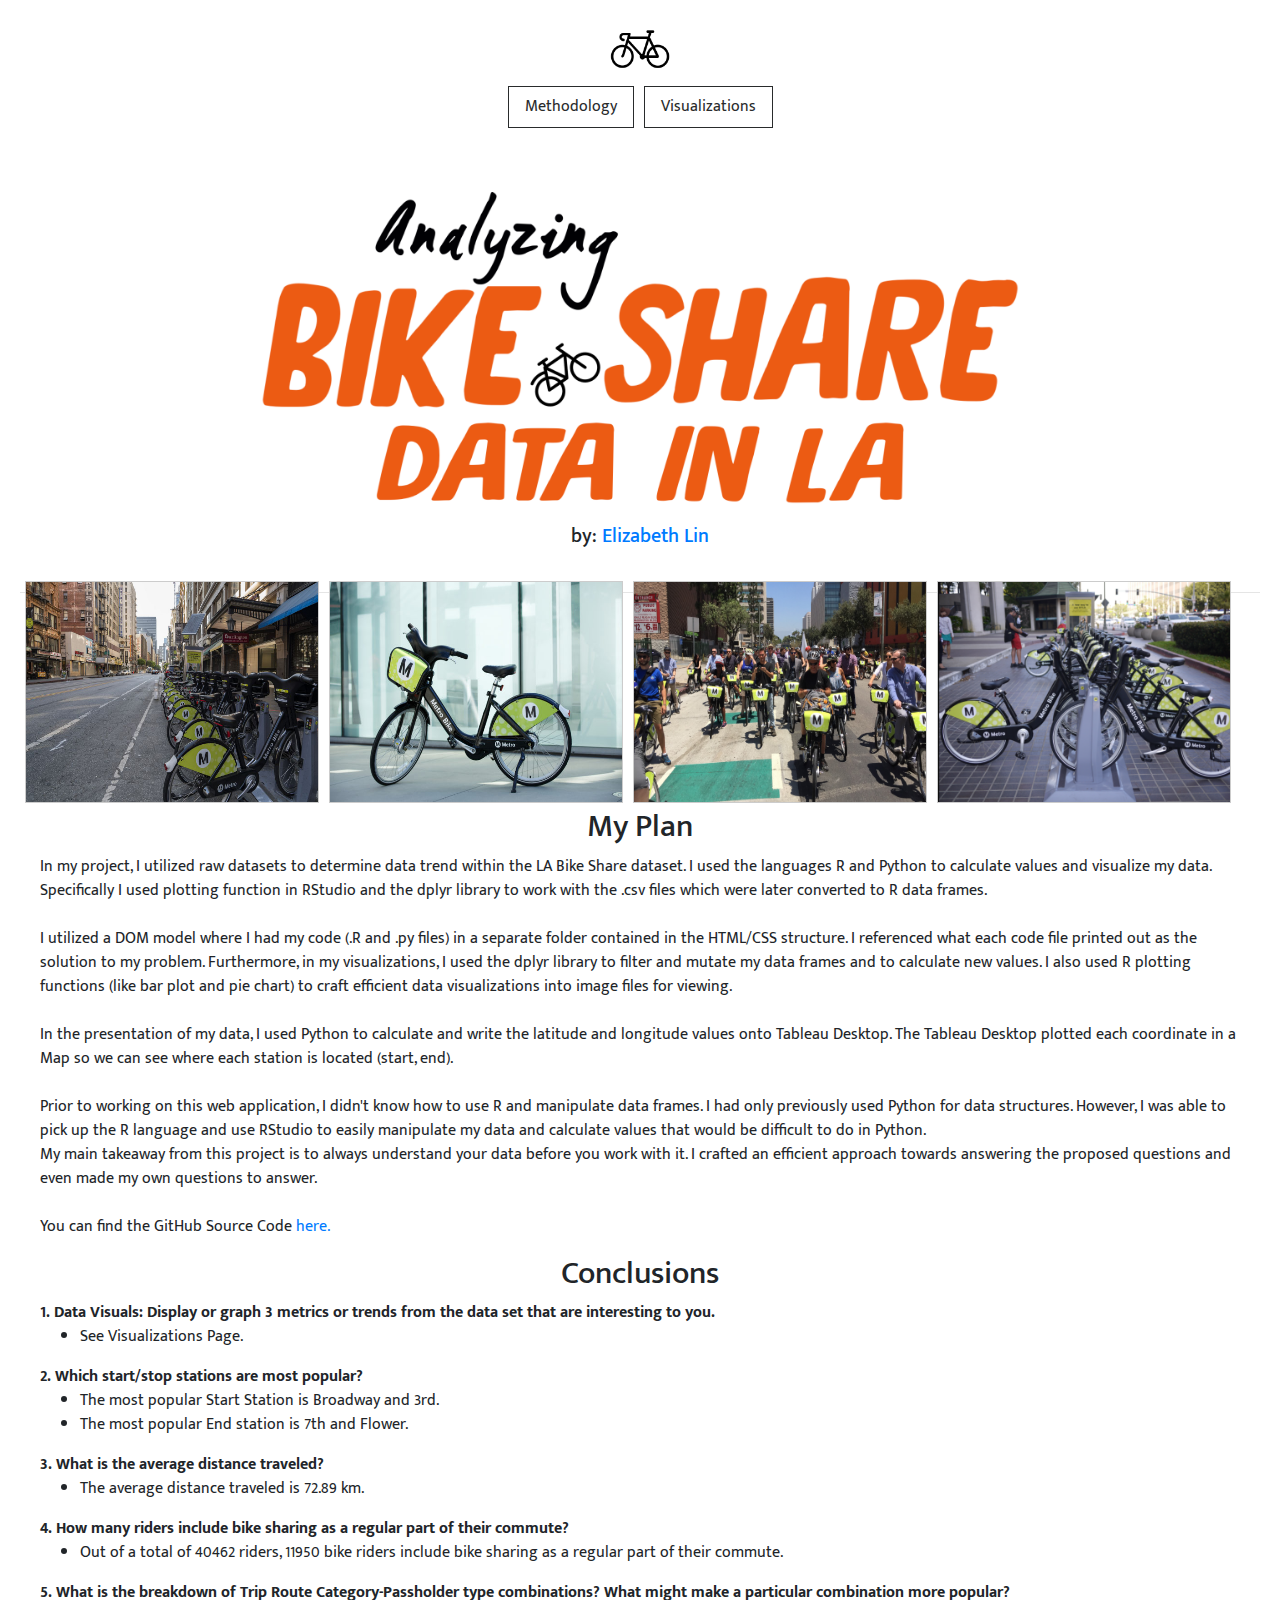
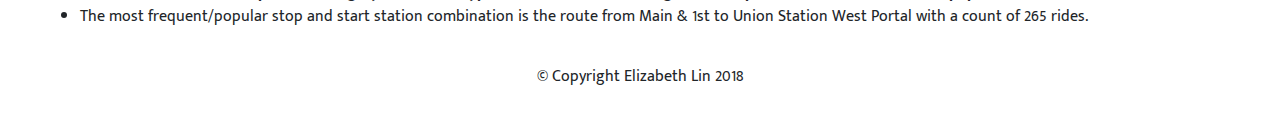
<file: index.html>
<!DOCTYPE html>
<html lang="en">

  <head>

    <meta charset="utf-8">
    <meta name="viewport" content="width=device-width, initial-scale=1, shrink-to-fit=no">
    <meta name="description" content="">
    <meta name="author" content="">

    <title>Bike Share in LA</title>
    <link rel="icon" href="img/bike_icon.jpg">
    <link href="vendor/bootstrap/css/bootstrap.min.css" rel="stylesheet">
    <link href="css/scrolling-nav.css" rel="stylesheet">
    <link href="https://fonts.googleapis.com/css?family=Mukta+Mahee" rel="stylesheet">

  </head>

  <div class="container-fluid">
  <div class="header clearfix">
  <nav>
    <center><a href = "index.html"><img src="img/bike_icon.jpg" width="5%"></a></img></center>
      <ul class="nav nav-pills justify-content-center">
        <li class="nav-item"><a class="nav-link" href="method.html">Methodology</a></li>
        <li class="nav-item"><a class="nav-link" href="visual.html">Visualizations</a></li>
      </ul>
  </nav>
  </div>
  </div>

  <br>

  <div class="content">
    <center><img src="img/title.jpg" width="65%"></a>
    <center><h5>by: <a href="https://elizabethlin6.github.io/website/">Elizabeth Lin</a></h5>
  </div>

    <div class="gallery">
    <img src="img/bike1.jpg" alt="Bike1">
    </div>

    <div class="gallery">
    <img src="img/bike2.jpg" alt="Bike2">
    </div>

    <div class="gallery">
    <img src="img/bike3.jpg" alt="Bike3">
    </div>

    <div class="gallery">
    <img src="img/bike4.jpg" alt="Bike4">
    </div>

  <hr>

  <div class="content">
    <center><h2>My Plan</h2></center>
    <p>In my project, I utilized raw datasets to determine data trend within the LA Bike Share dataset. I used the languages R and Python to calculate values and visualize my data. Specifically I used plotting function in RStudio and the dplyr library to work with the .csv files which were later converted to R data frames.<br>
    <br>
    I utilized a DOM model where I had my code (.R and .py files) in a separate folder contained in the HTML/CSS structure. I referenced what each code file printed out as the solution to my problem. Furthermore, in my visualizations, I used the dplyr library to filter and mutate my data frames and to calculate new values. I also used R plotting functions (like bar plot and pie chart) to craft efficient data visualizations into image files for viewing.<br>
    <br>
    In the presentation of my data, I used Python to calculate and write the latitude and longitude values onto Tableau Desktop. The Tableau Desktop plotted each coordinate in a Map so we can see where each station is located (start, end).<br>
    <br>
    Prior to working on this web application, I didn't know how to use R and manipulate data frames. I had only previously used Python for data structures. However, I was able to pick up the R language and use RStudio to easily manipulate my data and calculate values that would be difficult to do in Python.<br>
    My main takeaway from this project is to always understand your data before you work with it. I crafted an efficient approach towards answering the proposed questions and even made my own questions to answer.<br>
    <br>
    You can find the GitHub Source Code <a href="https://github.com/elizabethlin6/capital-one-summit">here.</a>

  <center><h2>Conclusions</h2></center>

    <b>1. Data Visuals: Display or graph 3 metrics or trends from the data set that are interesting to you.<br></b>
    <ul>
      <li>See Visualizations Page.</li>
    </ul>
    <b>2. Which start/stop stations are most popular?<br></b>
    <ul>
      <li>The most popular Start Station is Broadway and 3rd.</li>
      <li>The most popular End station is 7th and Flower.</li>
    </ul>

    <b>3. What is the average distance traveled?<br></b>
    <ul>
      <li>The average distance traveled is 72.89 km.</li>
    </ul>

    <b>4. How many riders include bike sharing as a regular part of their commute?<br></b>
    <ul>
      <li>Out of a total of 40462 riders, 11950 bike riders include bike sharing as a regular part of their commute.</li>
    </ul>

    <b>5. What is the breakdown of Trip Route Category-Passholder type combinations?
      What might make a particular combination more popular?<br></b>
    <ul>
      <li>The most frequent/popular stop and start station combination is the route from Main & 1st to Union Station West
      Portal with a count of 265 rides.</li>
    </ul>

</div>

<footer>
<center><p>&copy Copyright Elizabeth Lin 2018</p></center>
</footer>

</body>
</html>
</file>
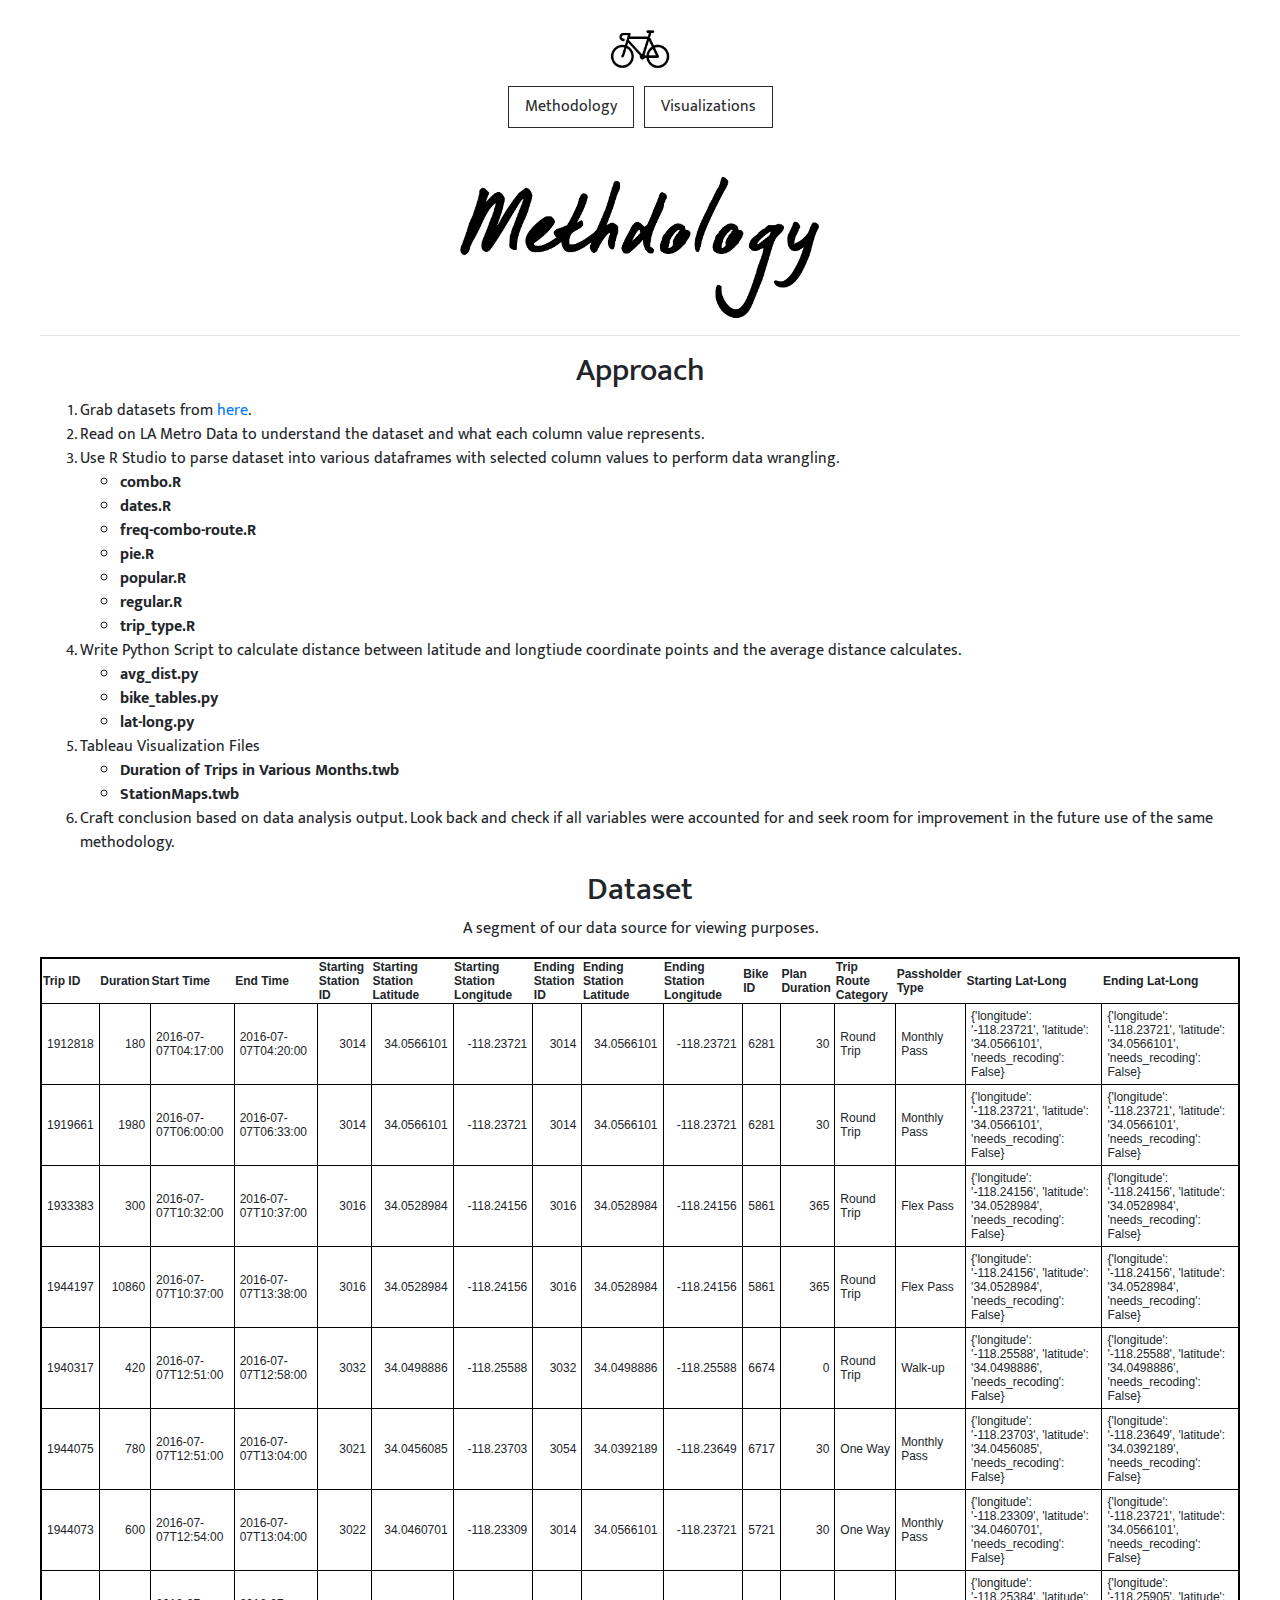
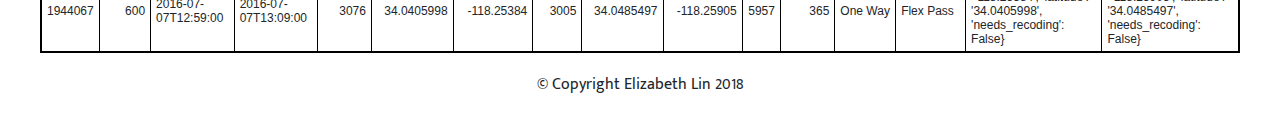
<file: method.html>
<!DOCTYPE html>
<html lang="en">

    <head>

        <meta charset="utf-8">
        <meta name="viewport" content="width=device-width, initial-scale=1, shrink-to-fit=no">
        <meta name="description" content="">
        <meta name="author" content="">

        <title>Bike Share in LA</title>
        <link rel="icon" href="img/bike_icon.jpg">
        <link href="vendor/bootstrap/css/bootstrap.min.css" rel="stylesheet">
        <link href="css/scrolling-nav.css" rel="stylesheet">
        <link href="https://fonts.googleapis.com/css?family=Mukta+Mahee" rel="stylesheet">

      </head>

  <div class="container-fluid">
  <div class="header clearfix">
  <nav>
      <center><a href = "index.html"><img src="img/bike_icon.jpg" width="5%"></a></img></center>
      <ul class="nav nav-pills justify-content-center">
        <li class="nav-item"><a class="nav-link" href="method.html">Methodology</a></li>
        <li class="nav-item"><a class="nav-link" href="visual.html">Visualizations</a></li>
      </ul>
  </nav>
  </div>
  </div>

<br>

<div class="content">
  <center><img src="img/method.png" width="30%"></a></center>
  <hr>

    <center><h2>Approach</h2></center>
      <ol>
        <li>Grab datasets from <a href = "https://mindsumo.com/contests/bikeshare-data">here</a>.</li>
        <li>Read on LA Metro Data to understand the dataset and what each column value represents.</li>
        <li>Use R Studio to parse dataset into various dataframes with selected column values to perform data wrangling.</li>
            <ul>
                <li><b>combo.R</b></li>
                <li><b>dates.R</b></li>
                <li><b>freq-combo-route.R</b></li>
                <li><b>pie.R</b></li>
                <li><b>popular.R</b></li>
                <li><b>regular.R</b></li>
                <li><b>trip_type.R</b></li>
            </ul>
        <li>Write Python Script to calculate distance between latitude and longtiude coordinate points and the average distance calculates.</li>
            <ul>
                <li><b>avg_dist.py</b></li>
                <li><b>bike_tables.py</b></li>
                <li><b>lat-long.py</b></li>
            </ul>
        <li>Tableau Visualization Files</li>
            <ul>
                <li><b>Duration of Trips in Various Months.twb</b></li>
                <li><b>StationMaps.twb</b></li>
            </ul>
        <li>Craft conclusion based on data analysis output. Look back and check if all variables were accounted for and seek room for improvement in the future use of the same methodology.</li>
      </ol>

    <center><h2>Dataset</h2>
      <p>A segment of our data source for viewing purposes.</center>

<table width="100%">
<thead><tr><th title="Field #1">Trip ID</th>
<th title="Field #2">Duration</th>
<th title="Field #3">Start Time</th>
<th title="Field #4">End Time</th>
<th title="Field #5">Starting Station ID</th>
<th title="Field #6">Starting Station Latitude</th>
<th title="Field #7">Starting Station Longitude</th>
<th title="Field #8">Ending Station ID</th>
<th title="Field #9">Ending Station Latitude</th>
<th title="Field #10">Ending Station Longitude</th>
<th title="Field #11">Bike ID</th>
<th title="Field #12">Plan Duration</th>
<th title="Field #13">Trip Route Category</th>
<th title="Field #14">Passholder Type</th>
<th title="Field #15">Starting Lat-Long</th>
<th title="Field #16">Ending Lat-Long</th>
</tr></thead>
<tbody><tr>
<td align="right">1912818</td>
<td align="right">180</td>
<td>2016-07-07T04:17:00</td>
<td>2016-07-07T04:20:00</td>
<td align="right">3014</td>
<td align="right">34.0566101</td>
<td align="right">-118.23721</td>
<td align="right">3014</td>
<td align="right">34.0566101</td>
<td align="right">-118.23721</td>
<td align="right">6281</td>
<td align="right">30</td>
<td>Round Trip</td>
<td>Monthly Pass</td>
<td>{&#39;longitude&#39;: &#39;-118.23721&#39;, &#39;latitude&#39;: &#39;34.0566101&#39;, &#39;needs_recoding&#39;: False}</td>
<td>{&#39;longitude&#39;: &#39;-118.23721&#39;, &#39;latitude&#39;: &#39;34.0566101&#39;, &#39;needs_recoding&#39;: False}</td>
</tr>
<tr>
<td align="right">1919661</td>
<td align="right">1980</td>
<td>2016-07-07T06:00:00</td>
<td>2016-07-07T06:33:00</td>
<td align="right">3014</td>
<td align="right">34.0566101</td>
<td align="right">-118.23721</td>
<td align="right">3014</td>
<td align="right">34.0566101</td>
<td align="right">-118.23721</td>
<td align="right">6281</td>
<td align="right">30</td>
<td>Round Trip</td>
<td>Monthly Pass</td>
<td>{&#39;longitude&#39;: &#39;-118.23721&#39;, &#39;latitude&#39;: &#39;34.0566101&#39;, &#39;needs_recoding&#39;: False}</td>
<td>{&#39;longitude&#39;: &#39;-118.23721&#39;, &#39;latitude&#39;: &#39;34.0566101&#39;, &#39;needs_recoding&#39;: False}</td>
</tr>
<tr>
<td align="right">1933383</td>
<td align="right">300</td>
<td>2016-07-07T10:32:00</td>
<td>2016-07-07T10:37:00</td>
<td align="right">3016</td>
<td align="right">34.0528984</td>
<td align="right">-118.24156</td>
<td align="right">3016</td>
<td align="right">34.0528984</td>
<td align="right">-118.24156</td>
<td align="right">5861</td>
<td align="right">365</td>
<td>Round Trip</td>
<td>Flex Pass</td>
<td>{&#39;longitude&#39;: &#39;-118.24156&#39;, &#39;latitude&#39;: &#39;34.0528984&#39;, &#39;needs_recoding&#39;: False}</td>
<td>{&#39;longitude&#39;: &#39;-118.24156&#39;, &#39;latitude&#39;: &#39;34.0528984&#39;, &#39;needs_recoding&#39;: False}</td>
</tr>
<tr>
<td align="right">1944197</td>
<td align="right">10860</td>
<td>2016-07-07T10:37:00</td>
<td>2016-07-07T13:38:00</td>
<td align="right">3016</td>
<td align="right">34.0528984</td>
<td align="right">-118.24156</td>
<td align="right">3016</td>
<td align="right">34.0528984</td>
<td align="right">-118.24156</td>
<td align="right">5861</td>
<td align="right">365</td>
<td>Round Trip</td>
<td>Flex Pass</td>
<td>{&#39;longitude&#39;: &#39;-118.24156&#39;, &#39;latitude&#39;: &#39;34.0528984&#39;, &#39;needs_recoding&#39;: False}</td>
<td>{&#39;longitude&#39;: &#39;-118.24156&#39;, &#39;latitude&#39;: &#39;34.0528984&#39;, &#39;needs_recoding&#39;: False}</td>
</tr>
<tr>
<td align="right">1940317</td>
<td align="right">420</td>
<td>2016-07-07T12:51:00</td>
<td>2016-07-07T12:58:00</td>
<td align="right">3032</td>
<td align="right">34.0498886</td>
<td align="right">-118.25588</td>
<td align="right">3032</td>
<td align="right">34.0498886</td>
<td align="right">-118.25588</td>
<td align="right">6674</td>
<td align="right">0</td>
<td>Round Trip</td>
<td>Walk-up</td>
<td>{&#39;longitude&#39;: &#39;-118.25588&#39;, &#39;latitude&#39;: &#39;34.0498886&#39;, &#39;needs_recoding&#39;: False}</td>
<td>{&#39;longitude&#39;: &#39;-118.25588&#39;, &#39;latitude&#39;: &#39;34.0498886&#39;, &#39;needs_recoding&#39;: False}</td>
</tr>
<tr>
<td align="right">1944075</td>
<td align="right">780</td>
<td>2016-07-07T12:51:00</td>
<td>2016-07-07T13:04:00</td>
<td align="right">3021</td>
<td align="right">34.0456085</td>
<td align="right">-118.23703</td>
<td align="right">3054</td>
<td align="right">34.0392189</td>
<td align="right">-118.23649</td>
<td align="right">6717</td>
<td align="right">30</td>
<td>One Way</td>
<td>Monthly Pass</td>
<td>{&#39;longitude&#39;: &#39;-118.23703&#39;, &#39;latitude&#39;: &#39;34.0456085&#39;, &#39;needs_recoding&#39;: False}</td>
<td>{&#39;longitude&#39;: &#39;-118.23649&#39;, &#39;latitude&#39;: &#39;34.0392189&#39;, &#39;needs_recoding&#39;: False}</td>
</tr>
<tr>
<td align="right">1944073</td>
<td align="right">600</td>
<td>2016-07-07T12:54:00</td>
<td>2016-07-07T13:04:00</td>
<td align="right">3022</td>
<td align="right">34.0460701</td>
<td align="right">-118.23309</td>
<td align="right">3014</td>
<td align="right">34.0566101</td>
<td align="right">-118.23721</td>
<td align="right">5721</td>
<td align="right">30</td>
<td>One Way</td>
<td>Monthly Pass</td>
<td>{&#39;longitude&#39;: &#39;-118.23309&#39;, &#39;latitude&#39;: &#39;34.0460701&#39;, &#39;needs_recoding&#39;: False}</td>
<td>{&#39;longitude&#39;: &#39;-118.23721&#39;, &#39;latitude&#39;: &#39;34.0566101&#39;, &#39;needs_recoding&#39;: False}</td>
</tr>
<tr>
<td align="right">1944067</td>
<td align="right">600</td>
<td>2016-07-07T12:59:00</td>
<td>2016-07-07T13:09:00</td>
<td align="right">3076</td>
<td align="right">34.0405998</td>
<td align="right">-118.25384</td>
<td align="right">3005</td>
<td align="right">34.0485497</td>
<td align="right">-118.25905</td>
<td align="right">5957</td>
<td align="right">365</td>
<td>One Way</td>
<td>Flex Pass</td>
<td>{&#39;longitude&#39;: &#39;-118.25384&#39;, &#39;latitude&#39;: &#39;34.0405998&#39;, &#39;needs_recoding&#39;: False}</td>
<td>{&#39;longitude&#39;: &#39;-118.25905&#39;, &#39;latitude&#39;: &#39;34.0485497&#39;, &#39;needs_recoding&#39;: False}</td>
</tr>
</tbody></table>

</div>

<footer>
    <center><p>&copy Copyright Elizabeth Lin 2018</p></center>
</footer>

</body>
</html>
</file>
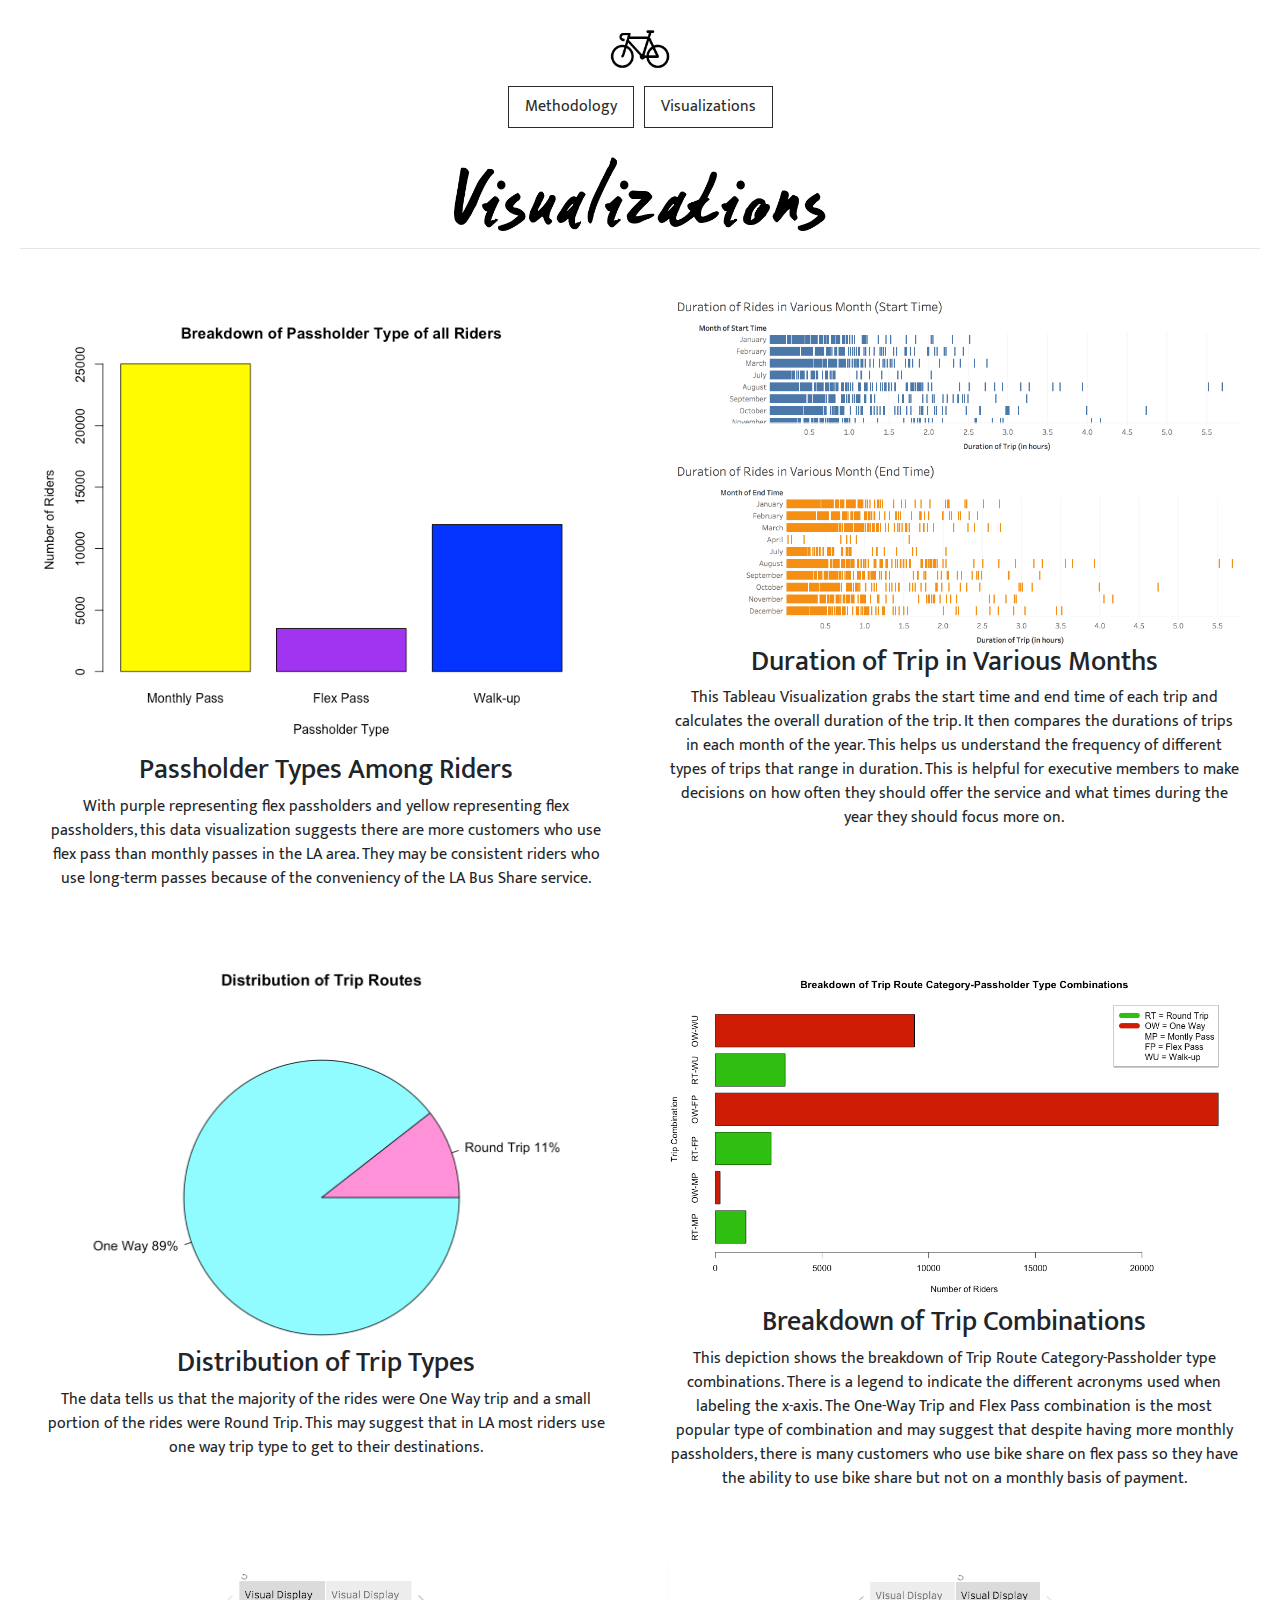
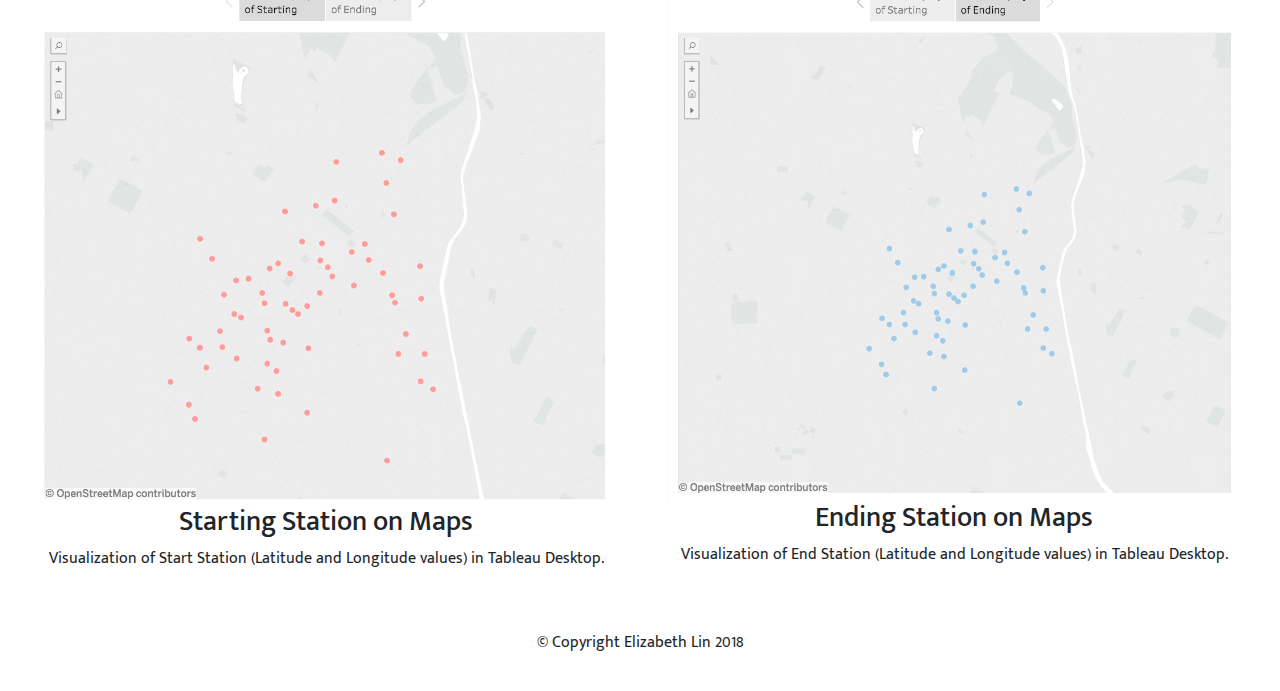
<file: visual.html>
<!DOCTYPE html>
<html lang="en">

    <head>

        <meta charset="utf-8">
        <meta name="viewport" content="width=device-width, initial-scale=1, shrink-to-fit=no">
        <meta name="description" content="">
        <meta name="author" content="">

        <title>Bike Share in LA</title>
        <link rel="icon" href="img/bike_icon.jpg">
        <link href="vendor/bootstrap/css/bootstrap.min.css" rel="stylesheet">
        <link href="css/scrolling-nav.css" rel="stylesheet">
        <link href="https://fonts.googleapis.com/css?family=Mukta+Mahee" rel="stylesheet">

      </head>

  <div class="container-fluid">
  <div class="header clearfix">
    <nav>
    <center><a href = "index.html"><img src="img/bike_icon.jpg" width="5%"></a></img></center>
      <ul class="nav nav-pills justify-content-center">
        <li class="nav-item"><a class="nav-link" href="method.html">Methodology</a></li>
        <li class="nav-item"><a class="nav-link" href="visual.html">Visualizations</a></li>
      </ul>
  </nav>
  </div>
  </div>

<br>
  <center><img src="img/visualization.png" width="30%"></a>

  <hr>
  <div class="row">
  <div class="column">
  <div class="content">
    <a href = "https://github.com/elizabethlin6/capital-one-summit/blob/gh-pages/code/trip_type.R">
    <img src="img/pass.png" alt="Lights" style="width:100%"></a>
    <h3>Passholder Types Among Riders</h3>
    <p>With purple representing flex passholders and yellow representing flex passholders, this data visualization suggests
    there are more customers who use flex pass than monthly passes in the LA area. They may be consistent riders who use
    long-term passes because of the conveniency of the LA Bus Share service.</p>
  </div>
  </div>

  <div class="column">
  <div class="content">
    <a href="https://public.tableau.com/profile/elizabeth.lin8020#!/vizhome/DurationofTripsinVariousMonths/Start_End_Duration">
    <img src="img/duration.jpg" alt="Mountains" style="width:100%"></a>
    <h3>Duration of Trip in Various Months</h3>
    <p>This Tableau Visualization grabs the start time and end time of each trip and calculates the overall duration
    of the trip. It then compares the durations of trips in each month of the year. This helps us understand the
    frequency of different types of trips that range in duration. This is helpful for executive members to make decisions
    on how often they should offer the service and what times during the year they should focus more on.</p>
  </div>
  </div>

  <div class="column">
  <div class="content">
    <a href = "https://github.com/elizabethlin6/capital-one-summit/blob/gh-pages/code/pie.R">
    <img src="img/distrib_trips.jpg" alt="Lights" style="width:100%"></a>
    <h3>Distribution of Trip Types</h3>
    <p>The data tells us that the majority of the rides were One Way trip and a small portion
    of the rides were Round Trip. This may suggest that in LA most riders use one way trip
    type to get to their destinations.</p>
  </div>
  </div>

  <div class="column">
  <div class="content">
    <a href = "https://github.com/elizabethlin6/capital-one-summit/blob/gh-pages/code/combo.R">
      <img src="img/type_riders.png" alt="Lights" style="width:100%"></a>
    <h3>Breakdown of Trip Combinations</h3>
    <p>This depiction shows the breakdown of Trip Route Category-Passholder type combinations.
      There is a legend to indicate the different acronyms used when labeling the x-axis.
      The One-Way Trip and Flex Pass combination is the most popular type of combination and
      may suggest that despite having more monthly passholders, there is many customers who
      use bike share on flex pass so they have the ability to use bike share but not on a
      monthly basis of payment.</p>
  </div>
  </div>

  <div class="column">
  <div class="content">
    <a href="https://public.tableau.com/profile/elizabeth.lin8020#!/vizhome/StationMaps_0/Story1"><img src="img/starting.jpg" alt="Nature" style="width:100%"></a>
    <h3>Starting Station on Maps</h3>
    <p>Visualization of Start Station (Latitude and Longitude values) in Tableau Desktop.</p>
  </div>
  </div>

  <div class="column">
  <div class="content">
    <a href="https://public.tableau.com/profile/elizabeth.lin8020#!/vizhome/StationMaps_0/Story1"><img src="img/ending.jpg" alt="Mountains" style="width:100%"></a>
    <h3>Ending Station on Maps</h3>
    <p>Visualization of End Station (Latitude and Longitude values) in Tableau Desktop.</p>
  </div>
  </div>

</div>

<footer>
    <center><p>&copy Copyright Elizabeth Lin 2018</p></center>
</footer>

</body>
</html>
</file>
<file: css/scrolling-nav.css>
/* #invite {
   background-image: url("bike.jpg");
   min-height: 3000px;
} */
body {
   /* background-image: url("bike.jpg"); */
   /* background-size: 100em 50em; */
}
#names {
    font-family: 'Mukta Mahee', sans-serif;
}

button.btn.btn-lg.btn-square {
    border-radius: 0%;
    background-color: #292b2c;
    color: white;
    margin-top: 20px;
}

#footer {
    background-color: #292b2c;
    color: white;
    padding-left: 5px;
    margin: auto -15px;
}

a.nav-link {
    color: #292b2c;
}

div#text {
    margin-top: 100px;
}

li.nav-item {
    border-radius: 0px;
    margin: 5px;
    border: 1px solid #292b2c;
}

#engaged {
    margin: 20px;
    font-size: 4em;
}

table {
    border-collapse: collapse;
    border: 2px black solid;
    font: 12px sans-serif;
}

td {
    border: 1px black solid;
    padding: 5px;
}


* {
    box-sizing: border-box;
}

body {
    background-color: white;
    padding: 20px;
    font-family: 'Mukta Mahee', sans-serif;
}

/* Center website */
.main {
    max-width: 1000px;
    margin: auto;
}

h1 {
    font-size: 50px;
    word-break: break-all;
}

.row {
    margin: 8px -16px;
}

/* Add padding BETWEEN each column (if you want) */
.row,
.row > .column {
    padding: 8px;
}

/* Create four equal columns that floats next to each other */
.column {
    float: left;
    width: 50%;
}

/* Clear floats after rows */
.row:after {
    content: "";
    display: table;
    clear: both;
}

/* Content */
.content {
    background-color: white;
    padding: 20px;
}

/* Responsive layout - makes a two column-layout instead of four columns */
@media screen and (max-width: 900px) {
    .column {
        width: 50%;
    }
}

/* Responsive layout - makes the two columns stack on top of each other instead of next to each other */
@media screen and (max-width: 600px) {
    .column {
        width: 100%;
    }
}

div.gallery {
    margin: 5px;
    border: 1px solid #ccc;
    float: left;
    width: 294px;

}

div.gallery:hover {
    border: 1px solid #777;
}

div.gallery img {
    width: 100%;
    height: 220px;
}

div.desc {
    padding: 10px;
    text-align: center;
}

.parallax {
    /* The image used */
    background-image: url("../img/la.jpg");

    /* Set a specific height */
    min-height: 450px;
    /* max-width: 300px; */

    /* Create the parallax scrolling effect */
    background-attachment: fixed;
    background-position: center;
    /* background-repeat: no-repeat; */
    background-size: cover;
}
</file>
